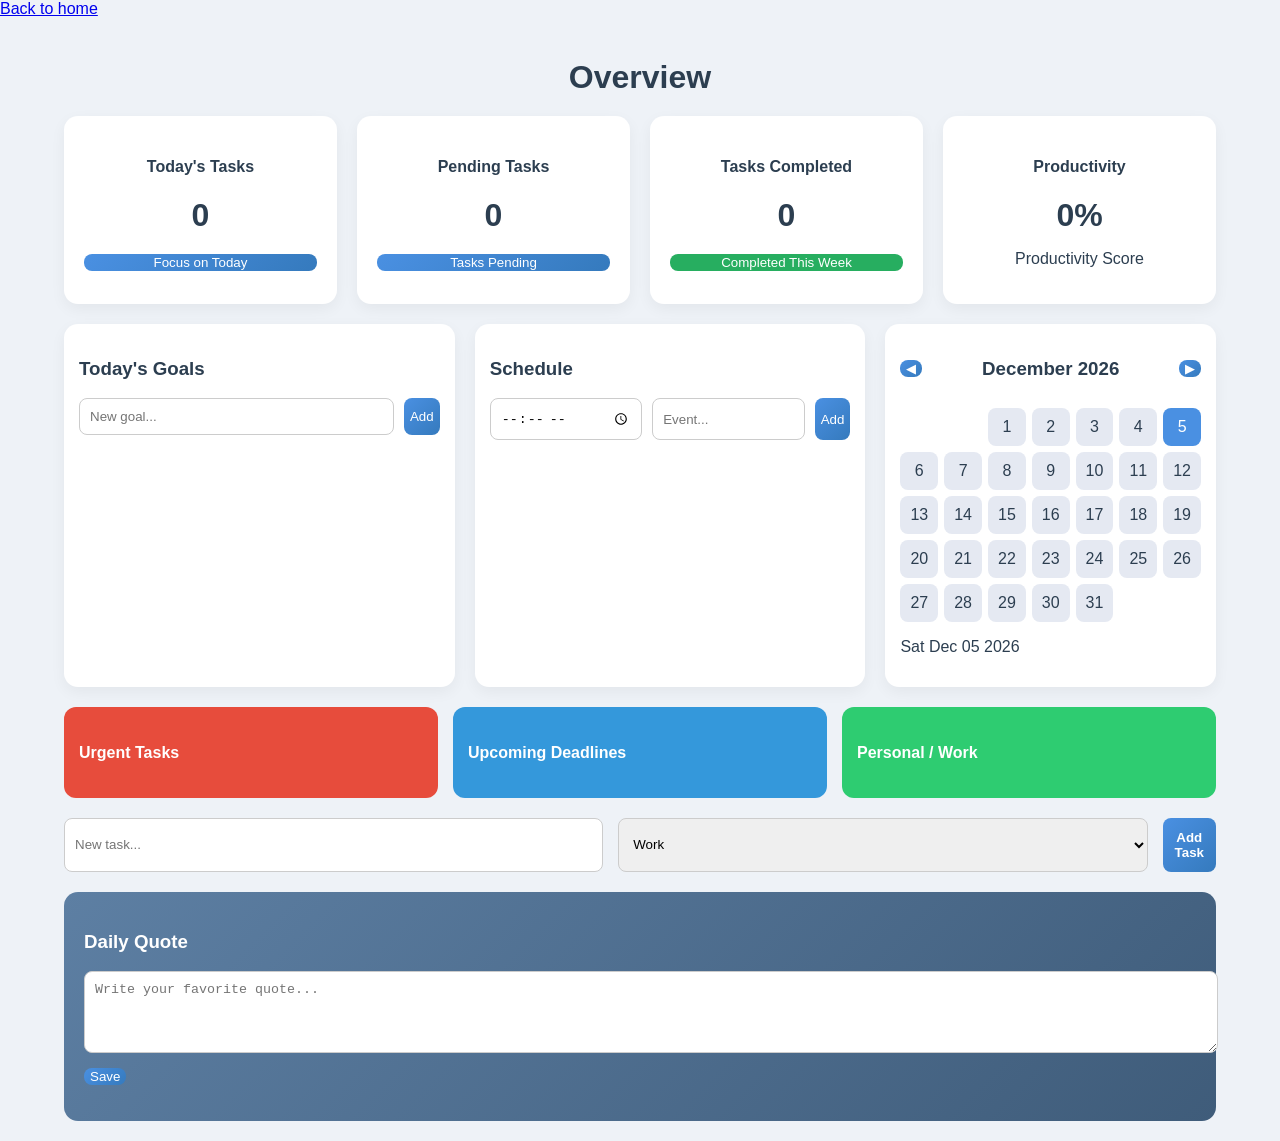
<file: over.html>
<!DOCTYPE html>
<html lang="en">
<head>
  <meta charset="UTF-8">
  <title>Productivity Dashboard</title>
  <link rel="stylesheet" href="over.css">
</head>

<body>
    <a href="index.html">Back to home</a>

<div class="container">

  <h1>Overview</h1>

  <!-- TOP CARDS -->
  <div class="cards">

    <div class="card">
      <h4>Today's Tasks</h4>
      <h2 id="todayCount">0</h2>
      <button>Focus on Today</button>
    </div>

    <div class="card">
      <h4>Pending Tasks</h4>
      <h2 id="pendingCount">0</h2>
      <button>Tasks Pending</button>
    </div>

    <div class="card">
      <h4>Tasks Completed</h4>
      <h2 id="completedCount">0</h2>
      <button style="background:#27ae60">Completed This Week</button>
    </div>

    <div class="card">
      <h4>Productivity</h4>
      <h2 id="productivity">🔥 0%</h2>
      <p>Productivity Score</p>
    </div>

  </div>

  <!-- GRID SECTION -->
  <div class="grid">

    <!-- TODAY'S GOALS -->
    <div class="box">
      <h3>Today's Goals</h3>

      <div class="input-group">
        <input id="goalInput" placeholder="New goal...">
        <button onclick="addGoal()">Add</button>
      </div>

      <ul id="goalList"></ul>
    </div>

    <!-- SCHEDULE -->
    <div class="box">
      <h3>Schedule</h3>

      <div class="input-group">
        <input type="time" id="timeInput">
        <input id="eventInput" placeholder="Event...">
        <button onclick="addEvent()">Add</button>
      </div>

      <ul id="scheduleList"></ul>
    </div>

    <!-- CALENDAR -->
    <div class="box">

      <div class="calendar-header">
        <button onclick="changeMonth(-1)">◀</button>
        <h3 id="monthYear"></h3>
        <button onclick="changeMonth(1)">▶</button>
      </div>

      <div id="calendarDays" class="days"></div>

      <p id="selectedDate"></p>
    </div>

    <!-- PROGRESS -->
    <!-- <div class="box">
      <h3>Progress</h3>

      <p>Project A</p>
      <div class="progress">
        <div class="progress-bar" style="width:75%"></div>
      </div>

      <p>Habit Tracker</p>
      <div class="progress">
        <div class="progress-bar" style="width:70%; background:#2ecc71;"></div>
      </div>
    </div> -->

  </div>

  <!-- TASK OVERVIEW -->
  <div class="tasks">

    <div class="task-box red">
      <h4>Urgent Tasks</h4>
      <ul id="urgentTasks"></ul>
    </div>

    <div class="task-box blue">
      <h4>Upcoming Deadlines</h4>
      <ul id="upcomingTasks"></ul>
    </div>

    <div class="task-box green">
      <h4>Personal / Work</h4>
      <ul id="taskList"></ul>
    </div>

  </div>

  <!-- ADD TASK -->
  <div class="actions">

    <input id="taskInput" placeholder="New task...">

    <select id="category">
      <option value="work">Work</option>
      <option value="urgent">Urgent</option>
      <option value="upcoming">Upcoming</option>
    </select>

    <button onclick="addTask()">Add Task</button>

  </div>

  <!-- QUOTE -->
  <div class="quote-box">

    <h3>Daily Quote</h3>

    <textarea id="quoteInput" placeholder="Write your favorite quote..."></textarea>

    <button onclick="saveQuote()">Save</button>

    <p id="quoteDisplay"></p>

  </div>

</div>

<script src="over.js"></script>

</body>
</html>
</file>
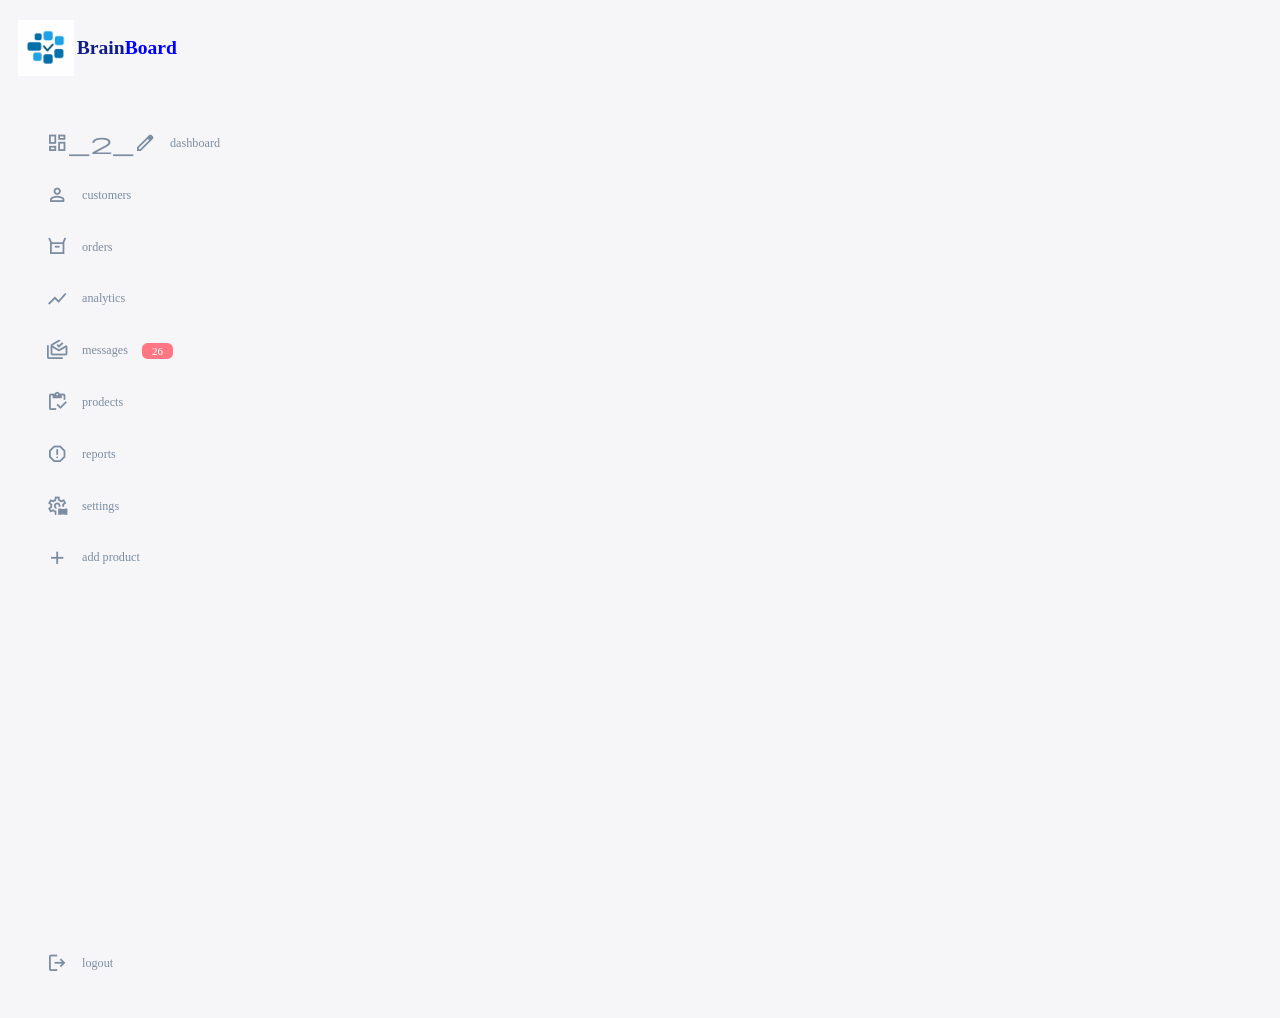
<file: project.html>
<!DOCTYPE html>
<html lang="en">
<head>
    <meta charset="UTF-8">
    <meta name="viewport" content="width=device-width, initial-scale=1.0">
    <title>Document</title>
    <link href="https://fonts.googleapis.com/icon?family=Material+Symbols+Outlined" rel="stylesheet">

    <link rel="stylesheet" href="project.css">
</head>
<body>
    <div class="container">
        <aside>
            <div class="top">
                <div class="logo"> 
                    <img src="logo.png" alt="">
                    <h2>Brain<span class="littel">Board</span></h2>
                </div>
                <div class="close" id="close btn">
                    <span class="material-symbols-outlined">
                        close </span>
                </div>
            </div>
            <div class="sidbar">
                <a href="#">
                    <span class="material-symbols-outlined"> dashboard_2_edit</span>
                    <h3>dashboard</h3>
                </a>
                <a href="#" class="active">
                    <span class="material-symbols-outlined"> person</span>
                    <h3>customers</h3>
                </a>
                <a href="#">
                    <span class="material-symbols-outlined"> orders</span>
                    <h3>orders</h3>
                </a>
                <a href="#">
                    <span class="material-symbols-outlined"> show_chart</span>
                    <h3>analytics</h3>
                </a>
                <a href="#">
                    <span class="material-symbols-outlined"> notification_multiple</span>
                    <h3>messages</h3>
                    <span class="massege_count"> 26</span>
                </a>
                <a href="#">
                    <span class="material-symbols-outlined"> inventory</span>
                    <h3>prodects</h3>
                </a>
                <a href="#" >
                    <span class="material-symbols-outlined"> report</span>
                    <h3>reports</h3>
                </a>
                <a href="#" >
                    <span class="material-symbols-outlined"> settings_panorama</span>
                    <h3>settings</h3>
                </a>
                <a href="#" >
                    <span class="material-symbols-outlined">add </span>
                    <h3>add product</h3>
                </a>
                <a href="#"class="logout">
                    <span class="material-symbols-outlined"> logout</span>
                    <h3>logout </h3>
                </a>
            </div>
        </aside>
    </div>

    
</body>
</html>
</file>
<file: over.css>
body {
  font-family: 'Segoe UI', sans-serif;
  background: #eef2f7;
  margin: 0;
  color: #2c3e50;
}

.container {
  width: 90%;
  margin: auto;
  padding: 20px;
}

h1 {
  text-align: center;
  margin-bottom: 20px;
}

/* CARDS */
.cards {
  display: grid;
  grid-template-columns: repeat(4, 1fr);
  gap: 20px;
}

.card {
  background: white;
  padding: 20px;
  border-radius: 14px;
  text-align: center;
  box-shadow: 0 5px 15px rgba(0,0,0,0.05);
}

.card h2 {
  font-size: 32px;
  margin: 10px 0;
}

.card button {
  margin-top: 10px;
  width: 100%;
}

/* GRID */
.grid {
  display: grid;
  grid-template-columns: 2fr 2fr 1fr;
  gap: 20px;
  margin-top: 20px;
}

.box {
  background: white;
  padding: 15px;
  border-radius: 14px;
  box-shadow: 0 5px 15px rgba(0,0,0,0.05);
}

/* INPUT GROUP */
.input-group {
  display: flex;
  gap: 10px;
  margin-bottom: 10px;
}

input, select, textarea {
  padding: 10px;
  border-radius: 8px;
  border: 1px solid #ccc;
  width: 100%;
}

/* CALENDAR */
.calendar-header {
  display: flex;
  justify-content: space-between;
  align-items: center;
}

.days {
  display: grid;
  grid-template-columns: repeat(7, 1fr);
  gap: 6px;
  margin-top: 10px;
}

.day {
  padding: 10px;
  background: #e5e9f2;
  border-radius: 8px;
  cursor: pointer;
  text-align: center;
  transition: 0.2s;
}

.day:hover {
  background: #4a90e2;
  color: white;
}

.selected {
  background: #4a90e2;
  color: white;
}

/* TASKS */
.tasks {
  display: grid;
  grid-template-columns: repeat(3, 1fr);
  gap: 15px;
  margin-top: 20px;
}

.task-box {
  padding: 15px;
  border-radius: 12px;
  color: white;
}

.red { background: #e74c3c; }
.blue { background: #3498db; }
.green { background: #2ecc71; }

/* LIST ITEMS */
li {
  list-style: none;
  background: rgba(255,255,255,0.2);
  margin-top: 6px;
  padding: 8px;
  border-radius: 8px;

  display: flex;
  justify-content: space-between;
  align-items: center;
}

.done {
  text-decoration: line-through;
  opacity: 0.6;
}

.icon {
  cursor: pointer;
  margin-left: 10px;
}

/* ACTION BUTTONS */
.actions {
  margin-top: 20px;
  display: flex;
  gap: 15px;
}

.actions button {
  flex: 1;
  padding: 12px;
  font-weight: bold;
}

/* BUTTON */
button {
  background: linear-gradient(135deg, #4a90e2, #357ABD);
  color: white;
  border: none;
  border-radius: 8px;
  cursor: pointer;
}

button:hover {
  opacity: 0.9;
}

/* QUOTE */
.quote-box {
  margin-top: 20px;
  background: linear-gradient(135deg, #5d7fa3, #3f5c7a);
  color: white;
  padding: 20px;
  border-radius: 14px;
}

textarea {
  width: 100%;
  height: 60px;
  margin-bottom: 10px;
  border-radius: 8px;
}

#quoteDisplay {
  margin-top: 10px;
  font-style: italic;
}
</file>
<file: project.css>
:root {
    --color-primary: #7380ec;
    --color-danger: #ff7782;
    --color-success: #41f1b6;
    --color-warning: #ffbb55;
    --color-white: #fff;
    --color-info-dark: #7d8da1;
    --color-info-light: #dce1eb;
    --color-dark: #363949;
    --color-light: rgba(132, 139, 200, 0.18);
    --color-primary-variant: #111e88;
    --color-dark-variant: #677483;
    --color-background: #f6f6f9;
  
    --card-border-radius: 2rem;
    --border-radius-1: 0.4rem;
    --border-radius-2: 0.8rem;
    --border-radius-3: 1.2rem;
  
    --card-padding: 1.8rem;
    --padding-1: 1.2rem;
  
    --box-shadow: 0 2rem 3rem var(--color-light);
  }
  *{
    margin: 0;
    padding: 0;
    outline: 0;
    appearance: none;
    text-decoration: none;
    border: 0;
    list-style:none;
    box-sizing:border-box;
 }
html{
 font-size: 14px;
 }
 body{
    width: 100vh;
    height: 100vh ;
    font-size: 0.88rem;
    background: var(--color-background);
    user-select: none;
    overflow-x: hidden;

}
.container{
    display: grid;
    width: 96%;
    margin: 0 auto;
    gap: 1.8rem;
    grid-template-columns: 14rem auto 23rem ;
}
a{
    color: var(--color-dark);

}
img{
    display: block;
    width: 100%;
}
h1{
    font-weight: 800;
    font-size: 1.8rem;
}
h2{
    font-size: 1.4rem;
    color: #111e88;
}
h3{
    font-size: 0.87rem;
}
h4{
    font-size: 0.8rem;
}
h5{
    font-size: 0.77rem;

}
small{
    font-size: 0.76rem;
}
.profile_photo{
    width: 2.8rem;
    height: 2.8rem;
    border-radius: 50%;
    overflow: hidden;
}
.text_muted{
    color: var(--color-info-dark);
}
p{
color: var(--color-dark-variant);
}
b{
    color: var(--color-dark);
}
.primery{
    color: var(--color-primary);
}
.danger{
    color: var(--color-danger);
}
.secces{
    color: var(--color-success);
}
.warning{
    color: var(--color-warning);
}
aside{
    height: 100vh;
    
}
.top{
    /* background: white; */
    display: flex;
    align-items: center;
    justify-content: space-between;
    margin-top: 1.4rem;

}
.logo{
    display: flex;
    gap: 0.2rem;
    align-items: center;
}
.logo img{
    width: 4rem;
    height: 4rem;
}
.littel{ color:blue;}
.close{
display: none;

}
.sidbar{
   
    display: flex;
    flex-direction: column;
    height: 86vh ;
    position: relative;
    top: 3rem;
}
h3{
    font-weight: 500;
}
.sidbar a{
    display: flex;
    color: var(--color-info-dark);
    margin-left: 2rem;
    gap: 1rem;
    align-items: center;
    position: relative;
    height: 3.7rem;
    transition: all 300ms ease;
}
.sidbar a span{
    font-size: 1.6rem;

}
.sidbar a:last-child{
    position:absolute; 
     bottom :2rem;
     width: 100%; 

}
/* .sidbar a.material-symbols-outlined {
    background: var(--color-light);
    color:var(--color-primary);
    margin-left: 0;
} */
.sidbar a {
    position: relative;
}
.sidbar a.active::before{
    content: ;
    position: absolute;
    width: 6px;
    height: 100%;
    background: var(--color-primary); 
 }
.sidbar a.span{
    color: var(--color-primary);
    transition: all 300ms ease;
    
}
.sidbar a :hover{
    color: rgb(0, 4, 12);
}
.sidbar a:hover span{
    margin-left: 1rem;
}
.sidbar .logout {
    margin-bottom: auto;
}
.sidbar {
    display: flex;
    flex-direction: column;
    height: 100%;
    flex: 1;
}
.sidbar .massege_count{
    background: var(--color-danger);
    color: var(--color-white);
    padding: 2px 10px;
    font-size: 11px;
    border-radius: var(--border-radius-1);
}
</file>
